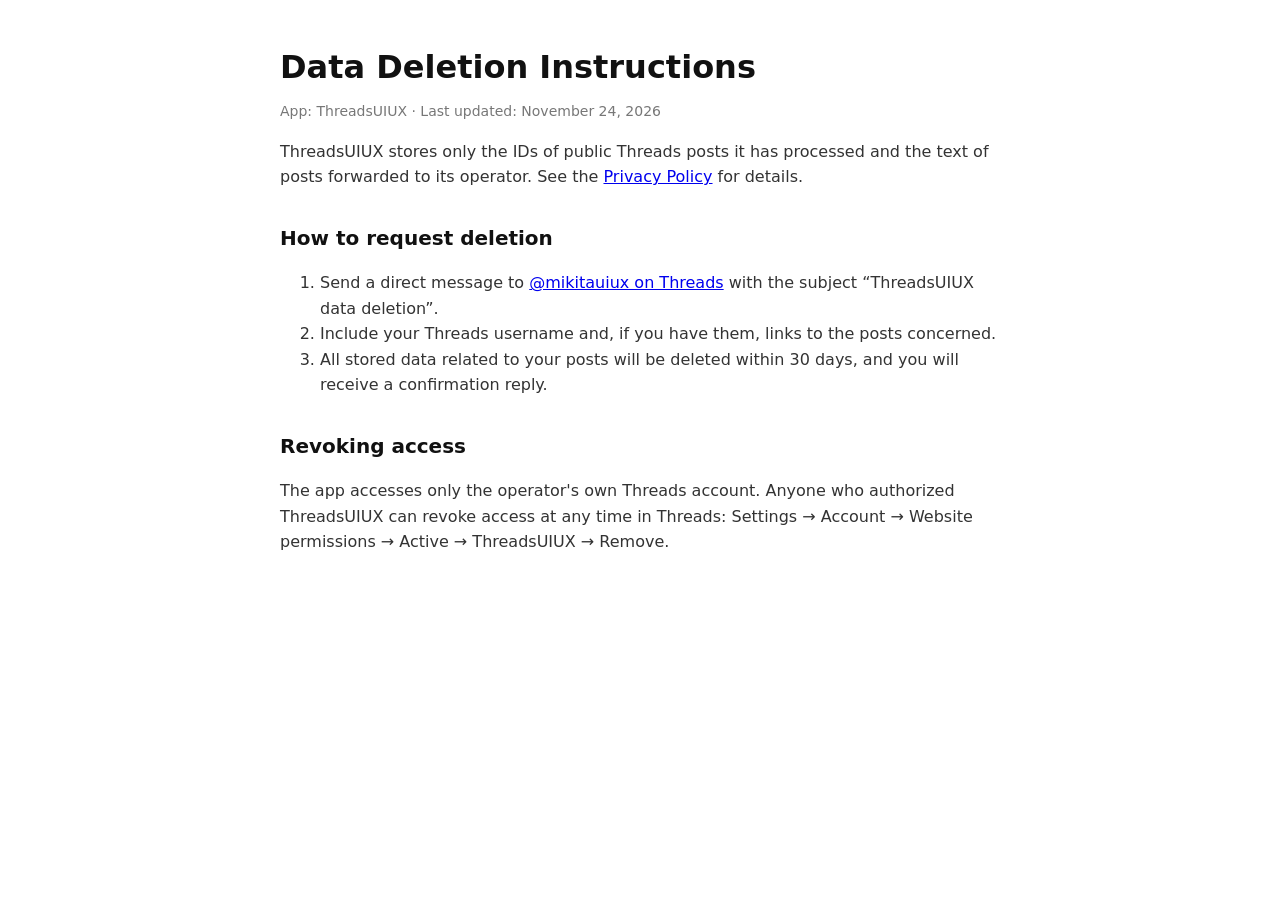
<file: data-deletion.html>
<!doctype html>
<html lang="en">
<head>
<meta charset="utf-8">
<meta name="viewport" content="width=device-width, initial-scale=1">
<meta name="robots" content="noindex">
<title>Data Deletion · ThreadsUIUX</title>
<link rel="icon" href="favicon.svg" type="image/svg+xml">
<style>
  body { margin: 0; background: #fff; color: #111; font: 16px/1.6 system-ui, -apple-system, "Segoe UI", sans-serif; }
  main { max-width: 720px; margin: 0 auto; padding: 48px 16px 80px; }
  h1 { font-size: 32px; line-height: 1.2; margin: 0 0 8px; }
  h2 { font-size: 20px; margin: 32px 0 8px; }
  p, li { color: #333; }
  .muted { color: #777; font-size: 14px; }
  @media (prefers-color-scheme: dark) { body { background: #111; color: #eee; } p, li { color: #ccc; } }
</style>
</head>
<body>
<main>
  <h1>Data Deletion Instructions</h1>
  <p class="muted">App: ThreadsUIUX · Last updated: November 24, 2026</p>

  <p>ThreadsUIUX stores only the IDs of public Threads posts it has processed and the text of posts forwarded to its operator.
  See the <a href="privacy.html">Privacy Policy</a> for details.</p>

  <h2>How to request deletion</h2>
  <ol>
    <li>Send a direct message to <a href="https://www.threads.net/@mikitauiux">@mikitauiux on Threads</a> with the subject
      “ThreadsUIUX data deletion”.</li>
    <li>Include your Threads username and, if you have them, links to the posts concerned.</li>
    <li>All stored data related to your posts will be deleted within 30 days, and you will receive a confirmation reply.</li>
  </ol>

  <h2>Revoking access</h2>
  <p>The app accesses only the operator's own Threads account. Anyone who authorized ThreadsUIUX can revoke access at any time
  in Threads: Settings → Account → Website permissions → Active → ThreadsUIUX → Remove.</p>
</main>
</body>
</html>
</file>
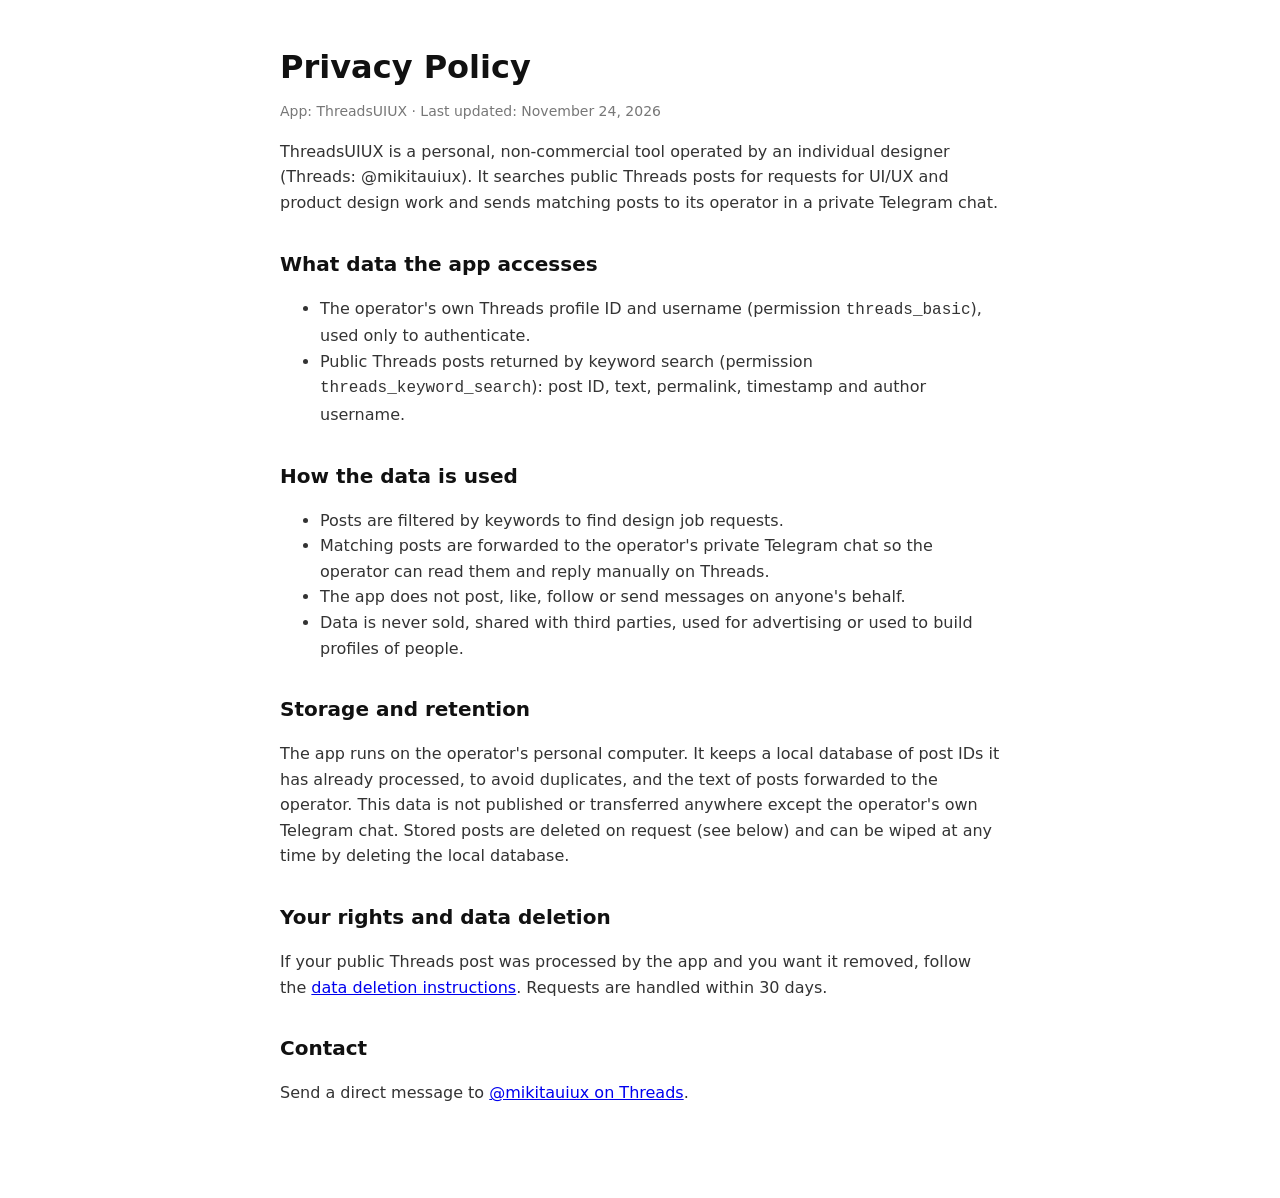
<file: privacy.html>
<!doctype html>
<html lang="en">
<head>
<meta charset="utf-8">
<meta name="viewport" content="width=device-width, initial-scale=1">
<meta name="robots" content="noindex">
<title>Privacy Policy · ThreadsUIUX</title>
<link rel="icon" href="favicon.svg" type="image/svg+xml">
<style>
  body { margin: 0; background: #fff; color: #111; font: 16px/1.6 system-ui, -apple-system, "Segoe UI", sans-serif; }
  main { max-width: 720px; margin: 0 auto; padding: 48px 16px 80px; }
  h1 { font-size: 32px; line-height: 1.2; margin: 0 0 8px; }
  h2 { font-size: 20px; margin: 32px 0 8px; }
  p, li { color: #333; }
  .muted { color: #777; font-size: 14px; }
  @media (prefers-color-scheme: dark) { body { background: #111; color: #eee; } p, li { color: #ccc; } }
</style>
</head>
<body>
<main>
  <h1>Privacy Policy</h1>
  <p class="muted">App: ThreadsUIUX · Last updated: November 24, 2026</p>

  <p>ThreadsUIUX is a personal, non-commercial tool operated by an individual designer (Threads: @mikitauiux).
  It searches public Threads posts for requests for UI/UX and product design work and sends matching posts
  to its operator in a private Telegram chat.</p>

  <h2>What data the app accesses</h2>
  <ul>
    <li>The operator's own Threads profile ID and username (permission <code>threads_basic</code>), used only to authenticate.</li>
    <li>Public Threads posts returned by keyword search (permission <code>threads_keyword_search</code>):
      post ID, text, permalink, timestamp and author username.</li>
  </ul>

  <h2>How the data is used</h2>
  <ul>
    <li>Posts are filtered by keywords to find design job requests.</li>
    <li>Matching posts are forwarded to the operator's private Telegram chat so the operator can read them and reply manually on Threads.</li>
    <li>The app does not post, like, follow or send messages on anyone's behalf.</li>
    <li>Data is never sold, shared with third parties, used for advertising or used to build profiles of people.</li>
  </ul>

  <h2>Storage and retention</h2>
  <p>The app runs on the operator's personal computer. It keeps a local database of post IDs it has already processed,
  to avoid duplicates, and the text of posts forwarded to the operator. This data is not published or transferred anywhere
  except the operator's own Telegram chat. Stored posts are deleted on request (see below) and can be wiped at any time by
  deleting the local database.</p>

  <h2>Your rights and data deletion</h2>
  <p>If your public Threads post was processed by the app and you want it removed, follow the
  <a href="data-deletion.html">data deletion instructions</a>. Requests are handled within 30 days.</p>

  <h2>Contact</h2>
  <p>Send a direct message to <a href="https://www.threads.net/@mikitauiux">@mikitauiux on Threads</a>.</p>
</main>
</body>
</html>
</file>
